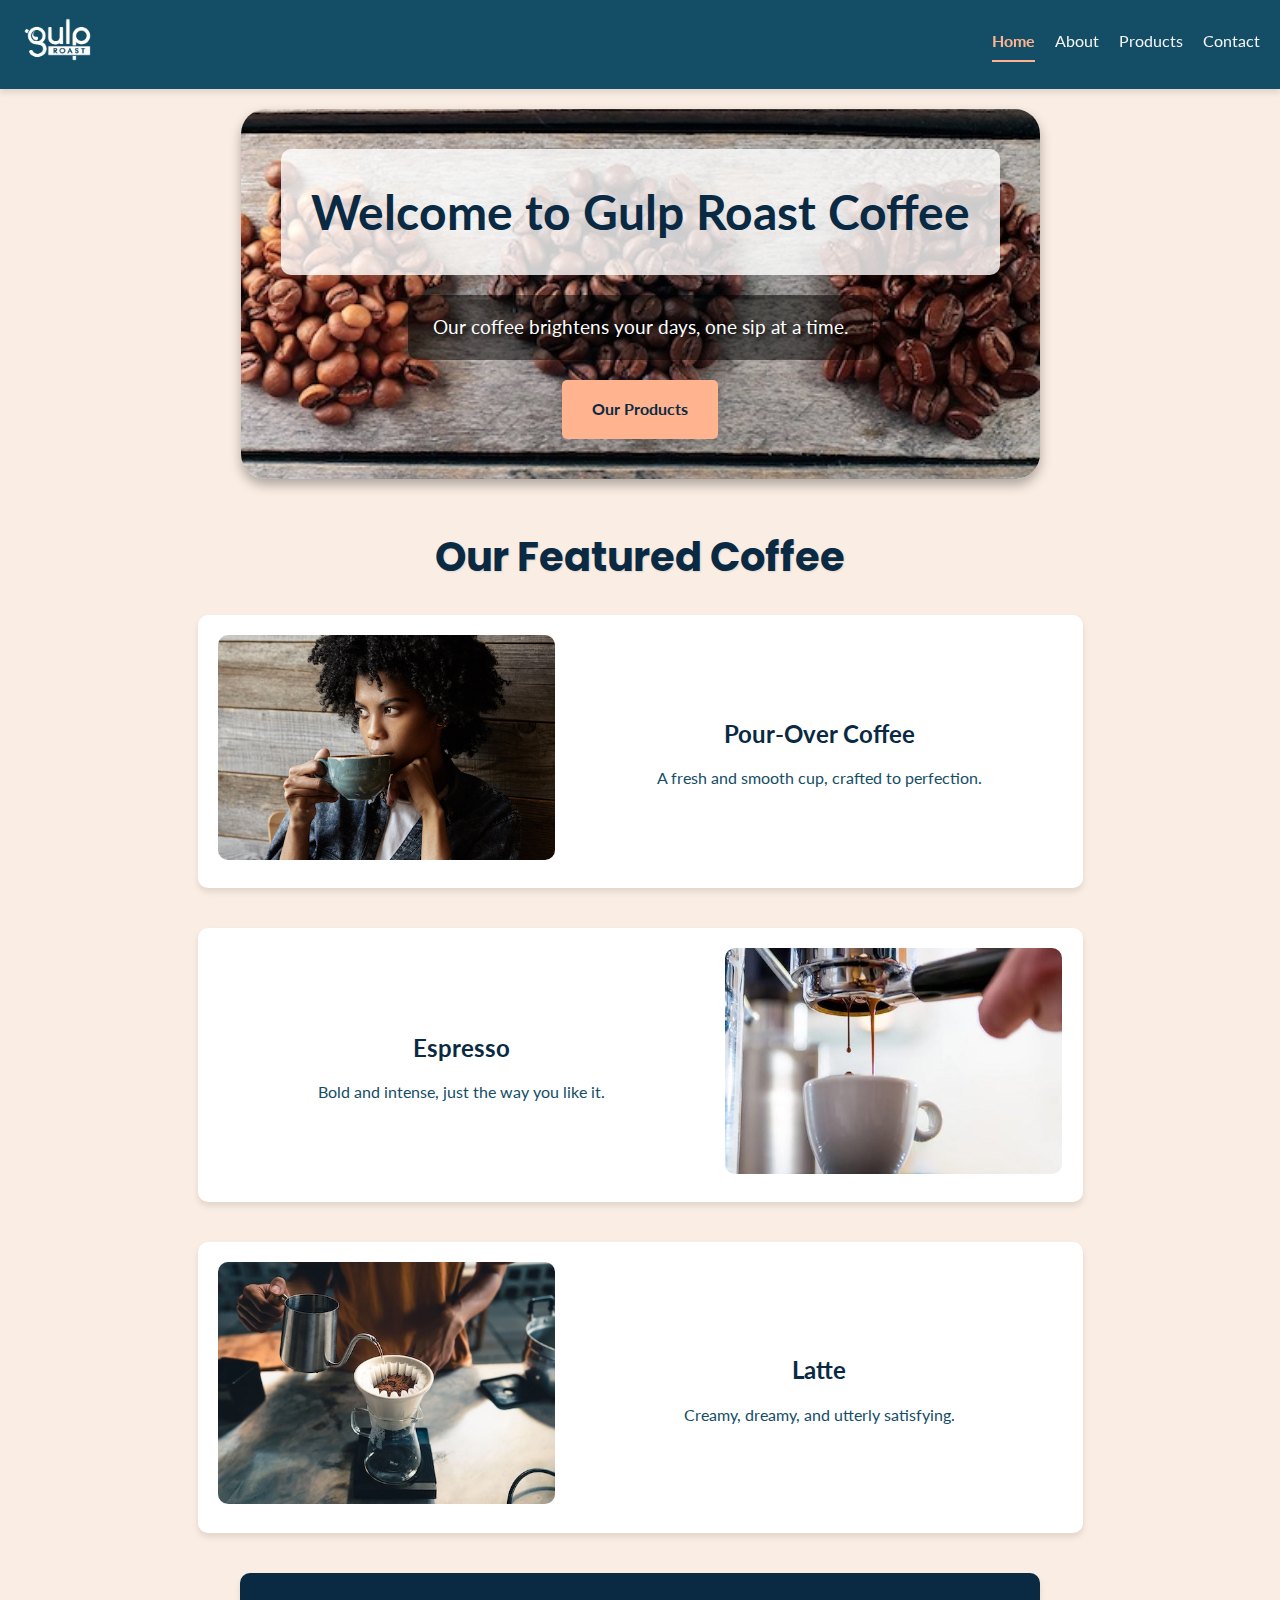
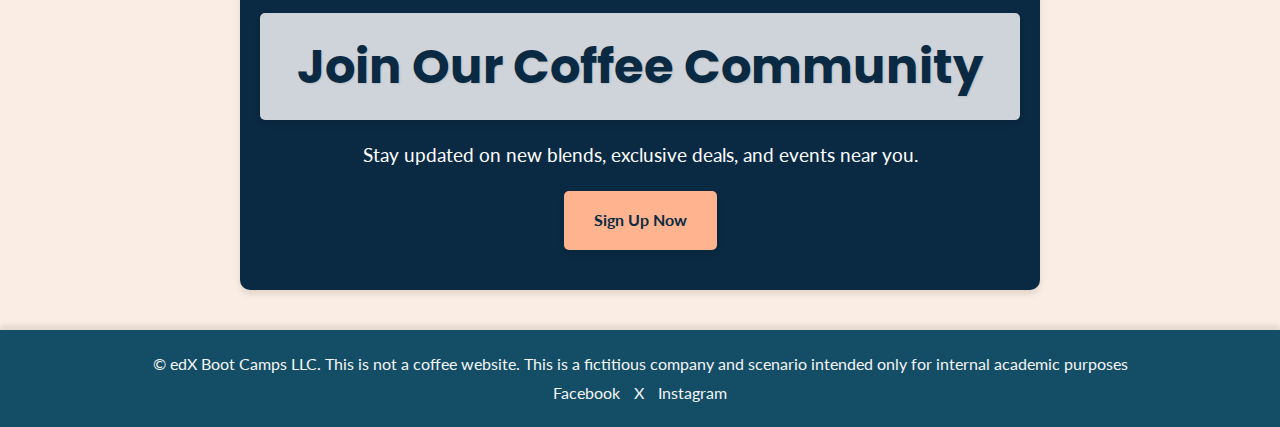
<file: index.html>
<!DOCTYPE html>
<html lang="en">

<head>
    <meta charset="UTF-8">
    <meta name="viewport" content="width=device-width, initial-scale=1.0">
    <title>Gulp Roast Coffee - Home</title>
    <link rel="stylesheet" href="./css/main.css">
    <link rel="preconnect" href="https://fonts.googleapis.com">
    <link rel="preconnect" href="https://fonts.gstatic.com" crossorigin>
    <link href="https://fonts.googleapis.com/css2?family=Lato:wght@400&family=Poppins:wght@700&display=swap"
        rel="stylesheet">
</head>

<body>
    <!-- Header -->
    <header class="header">
        <div class="logo">
            <a href="index.html">
                <img src="./images/gulp-logo-light.png" alt="Gulp Roast Logo">
            </a>
        </div>
        <input type="checkbox" id="menu-toggle" class="menu-toggle">
        <label for="menu-toggle" class="hamburger">&#9776;</label>
        <nav class="nav-links">
            <a href="index.html" class="active">Home</a>
            <a href="about.html">About</a>
            <a href="products.html">Products</a>
            <a href="contact.html">Contact</a>
        </nav>
    </header>

    <!-- Main Banner -->
    <section class="hero-banner">
        <div class="hero-content">
            <h1>Welcome to Gulp Roast Coffee</h1>
            <p>Our coffee brightens your days, one sip at a time.</p>
            <a href="products.html" class="btn">Our Products</a>
        </div>
    </section>


    <!-- Featured Section -->
    <section id="featured" class="section">
        <h2>Our Featured Coffee</h2>
        <div class="contact-featured">
            <div class="feature-item">
                <div class="image-container">
                    <img src="./images/gulp-drinking-coffee.jpg" alt="Pour-over Coffee">
                </div>
                <div class="text-container">
                    <h3>Pour-Over Coffee</h3>
                    <p>A fresh and smooth cup, crafted to perfection.</p>
                </div>
            </div>
            <div class="feature-item">
                <div class="image-container">
                    <img src="./images/gulp-espresso.jpg" alt="Espresso">
                </div>
                <div class="text-container">
                    <h3>Espresso</h3>
                    <p>Bold and intense, just the way you like it.</p>
                </div>
            </div>
            <div class="feature-item">
                <div class="image-container">
                    <img src="./images/gulp-pouring-coffee-horizontal.jpg" alt="Latte">
                </div>
                <div class="text-container">
                    <h3>Latte</h3>
                    <p>Creamy, dreamy, and utterly satisfying.</p>
                </div>
            </div>
        </div>
    </section>


    <!-- Call to Action -->
    <section class="call-to-action">
        <h2>Join Our Coffee Community</h2>
        <p>Stay updated on new blends, exclusive deals, and events near you.</p>
        <a href="contact.html" class="btn">Sign Up Now</a>
    </section>

    <!-- Footer -->
    <footer>
        <p>&copy; edX Boot Camps LLC. This is not a coffee website. This is a fictitious company and scenario intended
            only for internal academic purposes</p>
        <nav>
            <a href="https://www.facebook.com">Facebook</a>
            <a href="https://www.x.com">X</a>
            <a href="https://www.instagram.com">Instagram</a>
        </nav>
    </footer>
</body>

</html>
</file>
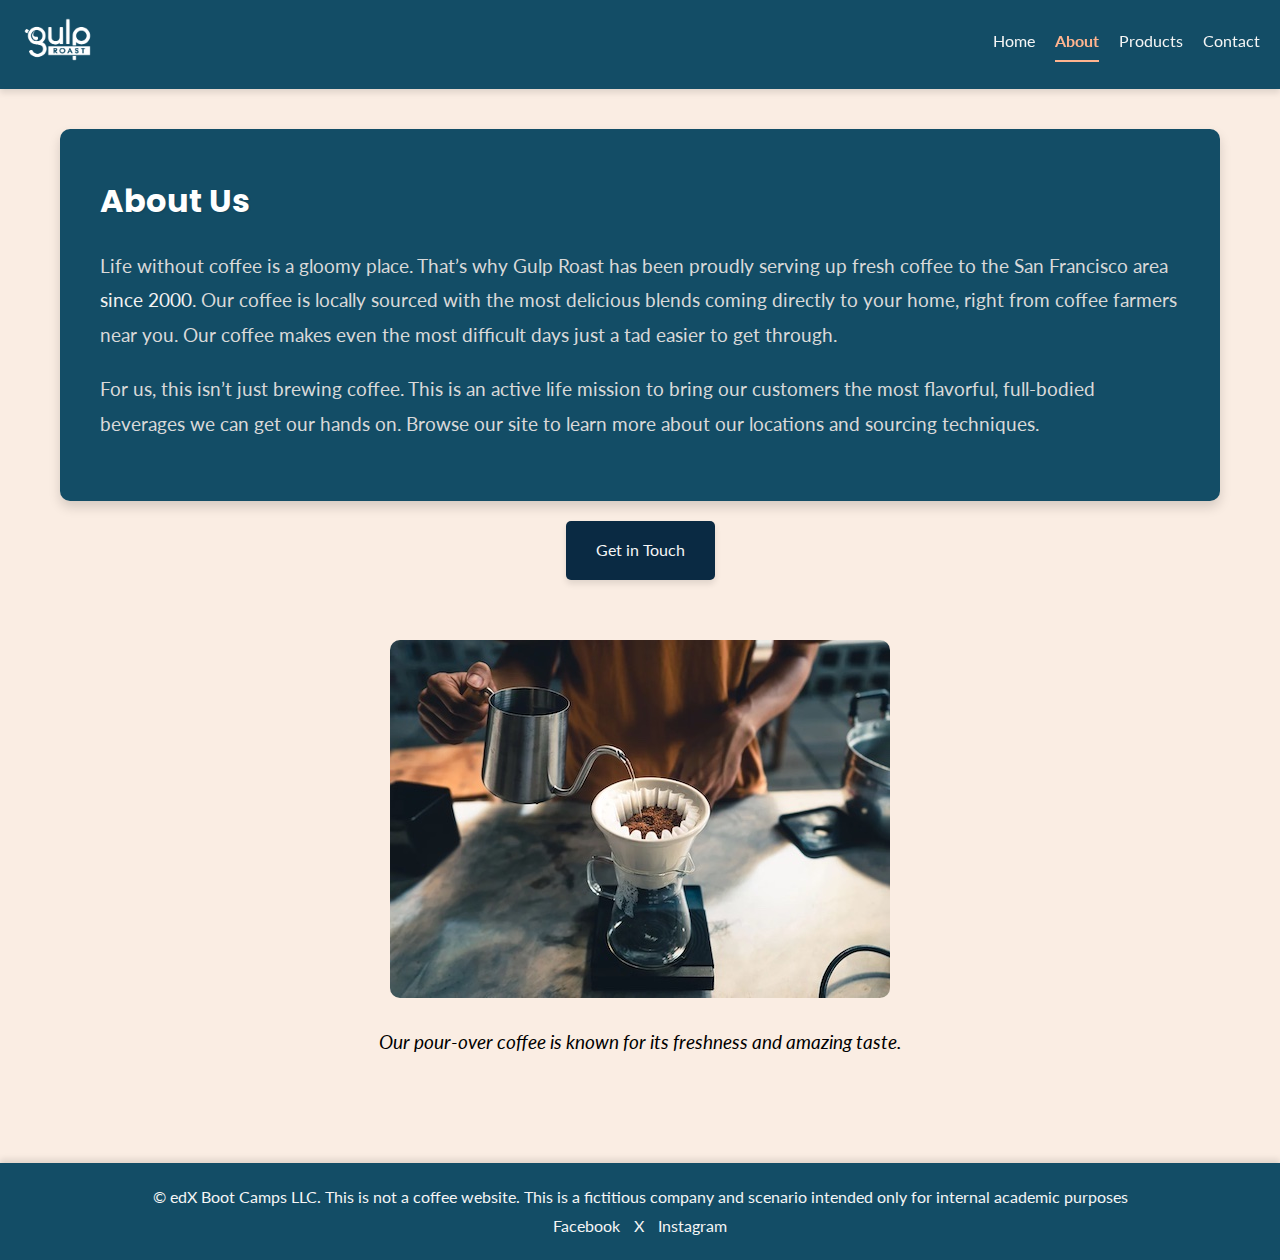
<file: about.html>
<!DOCTYPE html>
<html lang="en">
<head>
    <meta charset="UTF-8">
    <meta name="viewport" content="width=device-width, initial-scale=1.0">
    <title>Gulp Roast Coffee</title>
    <link rel="stylesheet" href="./css/main.css">
    <link rel="preconnect" href="https://fonts.googleapis.com">
    <link rel="preconnect" href="https://fonts.gstatic.com" crossorigin>
    <link href="https://fonts.googleapis.com/css2?family=Lato:wght@400&family=Poppins:wght@700&display=swap" rel="stylesheet">
</head>
<body>
    <!-- Header -->
    <header class="header">
        <div class="logo">
            <a href="index.html">
                <img src="./images/gulp-logo-light.png" alt="Gulp Roast Logo">
            </a>
        </div>
        <input type="checkbox" id="menu-toggle" class="menu-toggle">
        <label for="menu-toggle" class="hamburger">&#9776;</label>
        <nav class="nav-links">
            <a href="index.html">Home</a>
            <a href="about.html" class="active">About</a>
            <a href="products.html">Products</a>
            <a href="contact.html">Contact</a>
        </nav>
    </header>

    <!-- Main Content -->
    <main>
        <!-- About Us and Locations Section -->
        <section id="about" class="section">
            <div class="about-container">
                <div class="about-us">
                    <h1>About Us</h1>
                    <p>
                        Life without coffee is a gloomy place. That’s why Gulp Roast has been proudly serving up fresh coffee 
                        to the San Francisco area <a class="link" href="https://goo.gl/maps/3rAyszfwSDx8Si2Y9">since 2000</a>. 
                        Our coffee is locally sourced with the most delicious blends coming directly to your home, right from 
                        coffee farmers near you. Our coffee makes even the most difficult days just a tad easier to get through.
                    </p>
                    <p>
                        For us, this isn’t just brewing coffee. This is an active life mission to bring our customers the most 
                        flavorful, full-bodied beverages we can get our hands on. Browse our site to learn more about our 
                        locations and sourcing techniques.
                    </p>
                </div>
            </div>
        </section>

        <!-- Featured Coffee and Contact Section -->
        <section id="featured-contact">
            <div class="contact-featured">
                <!-- Contact Us -->
                <div class="action-section">
                    <div class="btn-container">
                        <a href="contact.html" class="btn">Get in Touch</a>
                    </div>
                </div>
                <!-- Featured Coffee -->
                <div id="featured" class="image-container">
                    <figure>
                        <img src="./images/gulp-pouring-coffee-horizontal.jpg" alt="Pour-over Coffee">
                        <figcaption>Our pour-over coffee is known for its freshness and amazing taste.</figcaption>
                    </figure>
                </div>
            </div>
        </section>
    </main>

    <!-- Footer -->
    <footer>
        <p>&copy; edX Boot Camps LLC. This is not a coffee website. This is a fictitious company and scenario intended only for internal academic purposes</p>
        <nav>
            <a href="https://www.facebook.com">Facebook</a>
            <a href="https://www.x.com">X</a>
            <a href="https://www.instagram.com">Instagram</a>
        </nav>
    </footer>
</body>
</html>
</file>
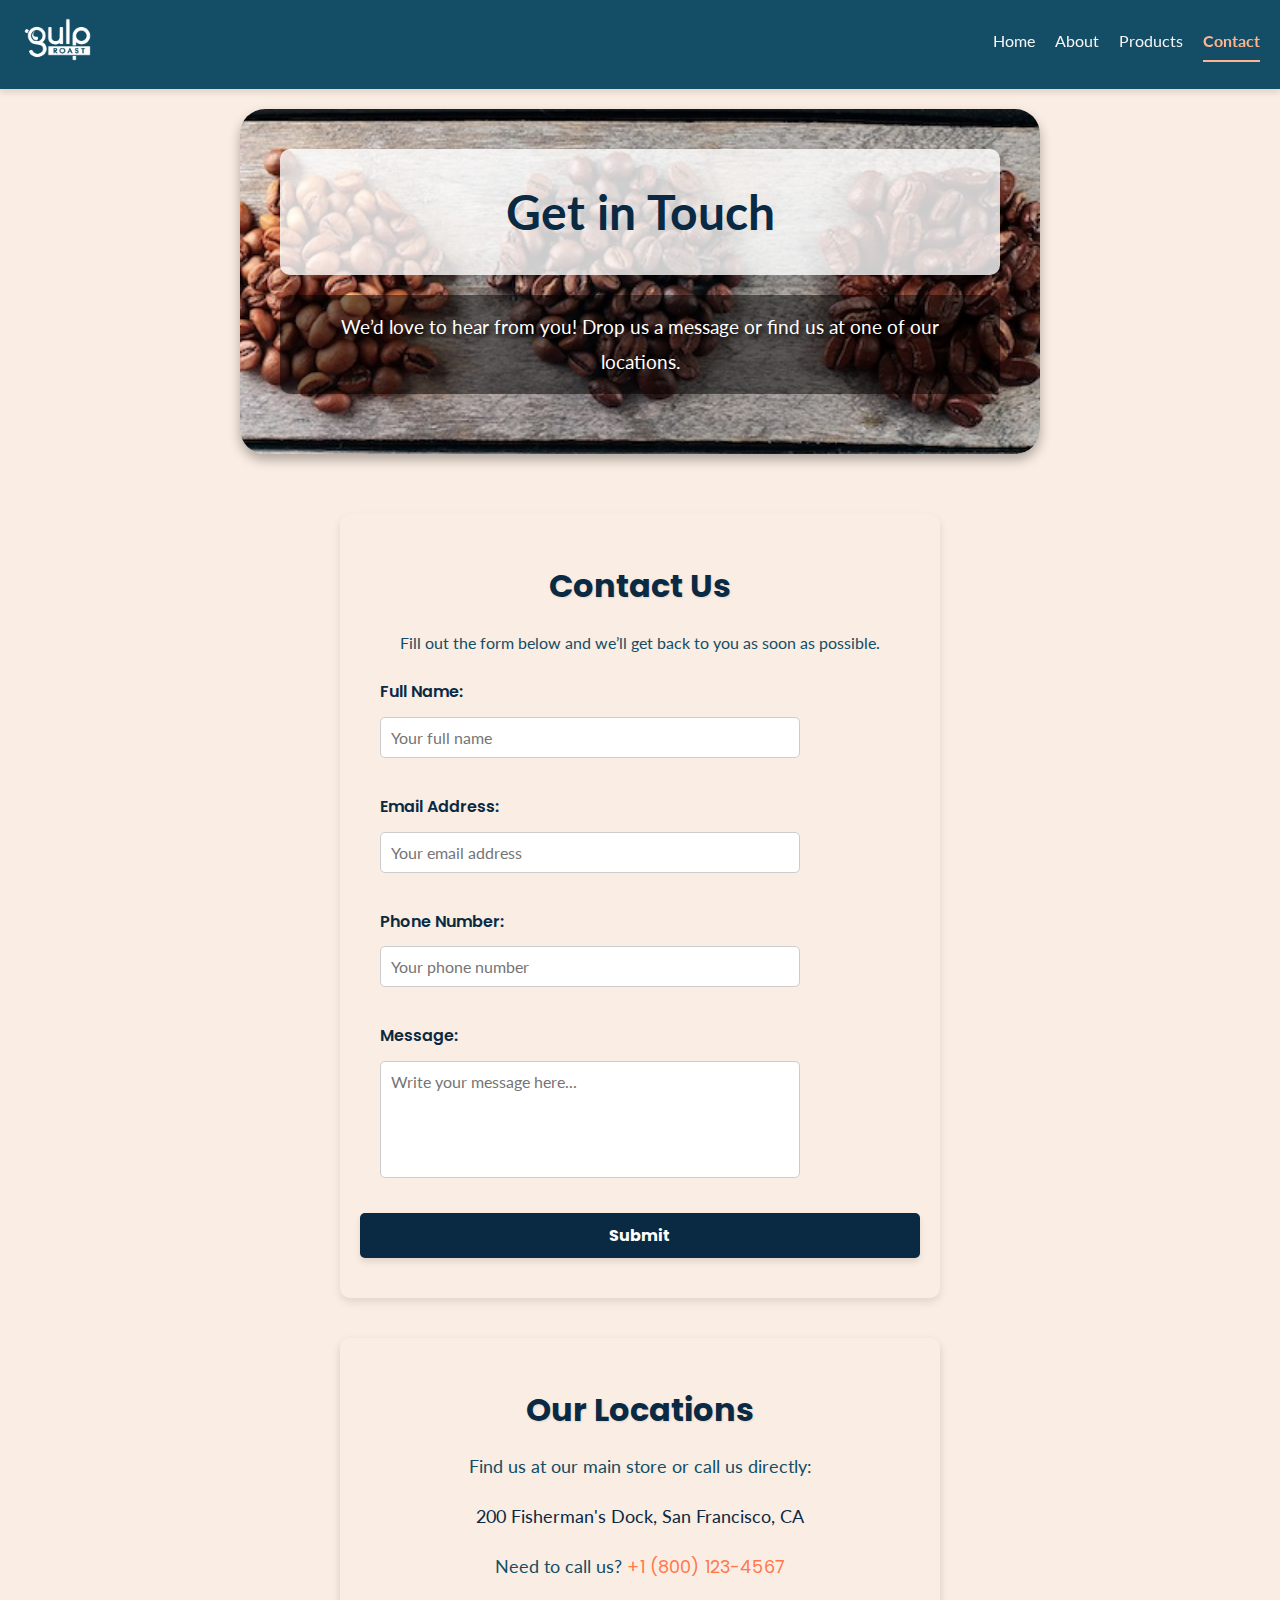
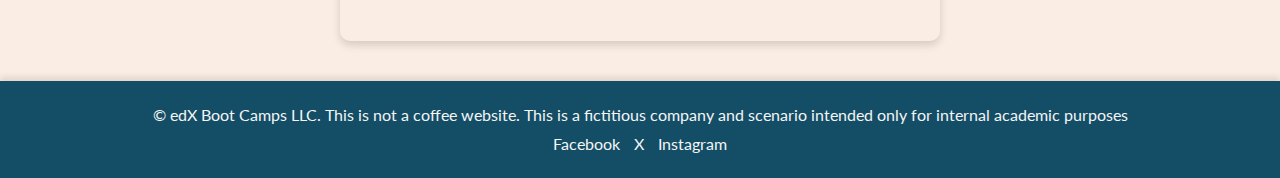
<file: contact.html>
<!DOCTYPE html>
<html lang="en">
<head>
    <meta charset="UTF-8">
    <meta name="viewport" content="width=device-width, initial-scale=1.0">
    <title>Gulp Roast Coffee - Contact</title>
    <link rel="stylesheet" href="./css/main.css">
    <link rel="preconnect" href="https://fonts.googleapis.com">
    <link rel="preconnect" href="https://fonts.gstatic.com" crossorigin>
    <link href="https://fonts.googleapis.com/css2?family=Lato:wght@400&family=Poppins:wght@700&display=swap" rel="stylesheet">
</head>
<body>
    <!-- Header -->
    <header class="header">
        <div class="logo">
            <a href="index.html">
                <img src="./images/gulp-logo-light.png" alt="Gulp Roast Logo">
            </a>
        </div>
        <input type="checkbox" id="menu-toggle" class="menu-toggle">
        <label for="menu-toggle" class="hamburger">&#9776;</label>
        <nav class="nav-links">
            <a href="index.html">Home</a>
            <a href="about.html">About</a>
            <a href="products.html">Products</a>
            <a href="contact.html" class="active">Contact</a>
        </nav>
    </header>

    <!-- Contact Banner -->
    <section class="hero-banner">
        <div class="hero-content">
            <h1>Get in Touch</h1>
            <p>We’d love to hear from you! Drop us a message or find us at one of our locations.</p>
        </div>
    </section>

    <!-- Contact Form -->
    <section id="contact-form" class="section">
        <h2>Contact Us</h2>
        <p>Fill out the form below and we’ll get back to you as soon as possible.</p>
        <form action="#" method="POST" class="contact-form">
            <div class="form-group">
                <label for="name">Full Name:</label>
                <input type="text" id="name" name="name" placeholder="Your full name" required>
            </div>
            <div class="form-group">
                <label for="email">Email Address:</label>
                <input type="email" id="email" name="email" placeholder="Your email address" required>
            </div>
            <div class="form-group">
                <label for="phone">Phone Number:</label>
                <input type="tel" id="phone" name="phone" placeholder="Your phone number">
            </div>
            <div class="form-group">
                <label for="message">Message:</label>
                <textarea id="message" name="message" rows="5" placeholder="Write your message here..." required></textarea>
            </div>
            <div class="form-group">
                <button type="submit" class="btn">Submit</button>
            </div>
        </form>
    </section>

    <!-- Locations -->
    <section id="locations" class="section">
        <h2>Our Locations</h2>
        <p>Find us at our main store or call us directly:</p>
        <ul>
            <li>200 Fisherman's Dock, San Francisco, CA</li>
        </ul>
        <p>Need to call us? <a href="tel:+18001234567">+1 (800) 123-4567</a></p>
    </section>

    <!-- Footer -->
    <footer>
        <p>&copy; edX Boot Camps LLC. This is not a coffee website. This is a fictitious company and scenario intended only for internal academic purposes</p>
        <nav>
            <a href="https://www.facebook.com">Facebook</a>
            <a href="https://www.x.com">X</a>
            <a href="https://www.instagram.com">Instagram</a>
        </nav>
    </footer>
</body>
</html>
</file>
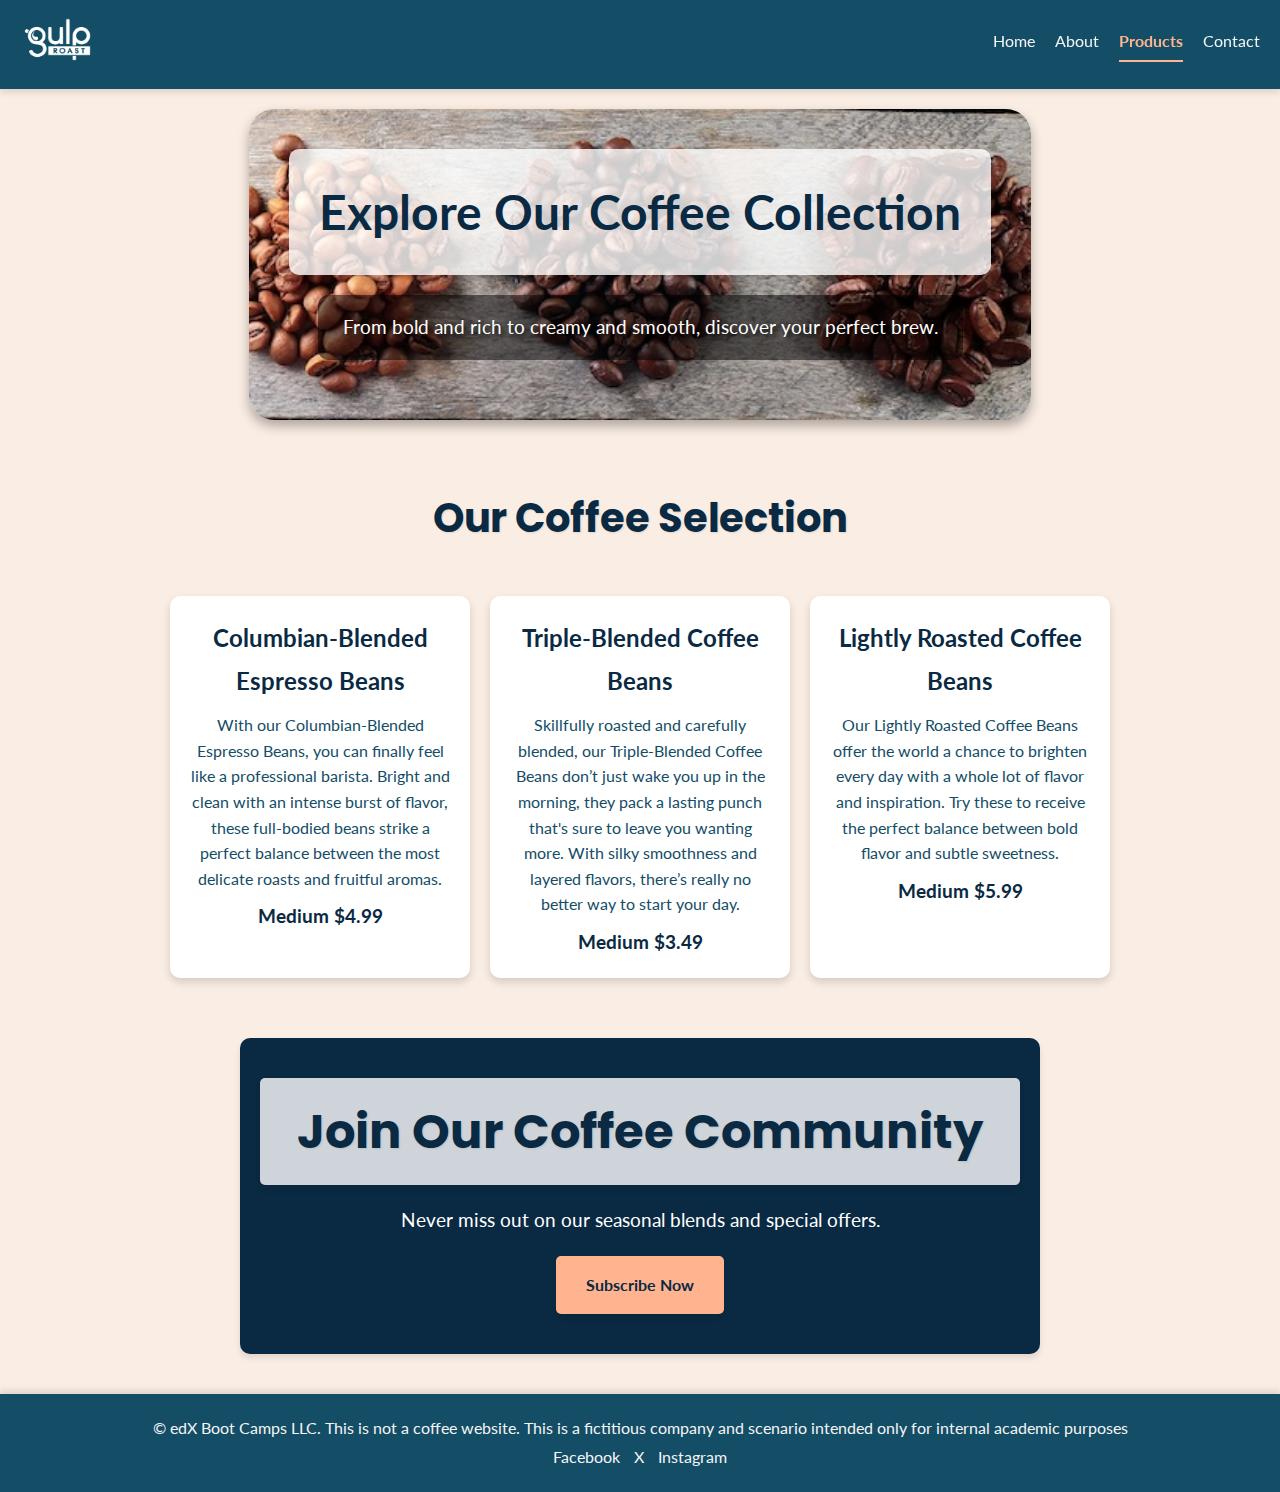
<file: products.html>
<!DOCTYPE html>
<html lang="en">

<head>
    <meta charset="UTF-8">
    <meta name="viewport" content="width=device-width, initial-scale=1.0">
    <title>Gulp Roast Coffee - Products</title>
    <link rel="stylesheet" href="./css/main.css">
    <link rel="preconnect" href="https://fonts.googleapis.com">
    <link rel="preconnect" href="https://fonts.gstatic.com" crossorigin>
    <link href="https://fonts.googleapis.com/css2?family=Lato:wght@400&family=Poppins:wght@700&display=swap"
        rel="stylesheet">
</head>

<body>
    <!-- Header -->
    <header class="header">
        <div class="logo">
            <a href="index.html">
                <img src="./images/gulp-logo-light.png" alt="Gulp Roast Logo">
            </a>
        </div>
        <input type="checkbox" id="menu-toggle" class="menu-toggle">
        <label for="menu-toggle" class="hamburger">&#9776;</label>
        <nav class="nav-links">
            <a href="index.html">Home</a>
            <a href="about.html">About</a>
            <a href="products.html" class="active">Products</a>
            <a href="contact.html">Contact</a>
        </nav>
    </header>

    <!-- Products Banner -->
    <section class="hero-banner">
        <div class="hero-content">
            <h1>Explore Our Coffee Collection</h1>
            <p>From bold and rich to creamy and smooth, discover your perfect brew.</p>
        </div>
    </section>

    <!-- Product Section -->
    <section id="products" class="section">
        <h2>Our Coffee Selection</h2>
        <div class="product-grid">
            <!-- Product 1 -->
            <div class="product-item">
                <div class="text-container">
                    <h3>Columbian-Blended Espresso Beans</h3>
                    <p>With our Columbian-Blended Espresso Beans, you can finally feel like a professional barista.
                        Bright and clean with an
                        intense burst of flavor, these full-bodied beans strike a perfect balance between the most
                        delicate roasts and
                        fruitful aromas.</p>
                    <p class="price">Medium $4.99</p>
                </div>
            </div>

            <!-- Product 2 -->
            <div class="product-item">
                <div class="text-container">
                    <h3>Triple-Blended Coffee Beans
                    </h3>
                    <p>Skillfully roasted and carefully blended, our Triple-Blended Coffee Beans don’t just wake you up
                        in the morning, they pack a lasting punch that's sure to leave you wanting more. With silky
                        smoothness and layered flavors, there’s really no better way to start your day.
                    </p>
                    <p class="price">Medium $3.49</p>
                </div>
            </div>

            <!-- Product 3 -->
            <div class="product-item">
                <div class="text-container">
                    <h3>Lightly Roasted Coffee Beans</h3>
                    <p>Our Lightly Roasted Coffee Beans offer the world a chance to brighten every day with a whole lot
                        of flavor and inspiration. Try these to receive the perfect balance between bold flavor and
                        subtle sweetness.
                    </p>
                    <p class="price"> Medium $5.99</p>
                </div>
            </div>
        </div>
    </section>

    <!-- Call to Action -->
    <section class="call-to-action">
        <h2>Join Our Coffee Community</h2>
        <p>Never miss out on our seasonal blends and special offers.</p>
        <a href="contact.html" class="btn">Subscribe Now</a>
    </section>

    <!-- Footer -->
    <footer>
        <p>&copy; edX Boot Camps LLC. This is not a coffee website. This is a fictitious company and scenario intended
            only for internal academic purposes</p>
        <nav>
            <a href="https://www.facebook.com">Facebook</a>
            <a href="https://www.x.com">X</a>
            <a href="https://www.instagram.com">Instagram</a>
        </nav>
    </footer>
</body>

</html>
</file>
<file: css/main.css>
@import url('./base/reset.css');
@import url('./base/typography.css');
@import url('./layout/grid.css');
@import url('./layout/header.css');
@import url('./components/buttons.css');
@import url('./layout/footer.css');


/* Main Content */
main {
    max-width: 1200px;
    margin: 0 auto;
    padding: 40px 20px;
    animation: fadeIn 1.2s ease;
}

.link {
    color: #F2F2F2;
  }
  .link:hover {
    color: #D98555; /* Peach on hover */
  }

* {
  word-wrap: break-word; /* Break long words to fit within the container */
  word-break: break-word; /* Handle words that are too long for the container */
  overflow-wrap: break-word; /* Ensure lines wrap when they overflow */
}
</file>
